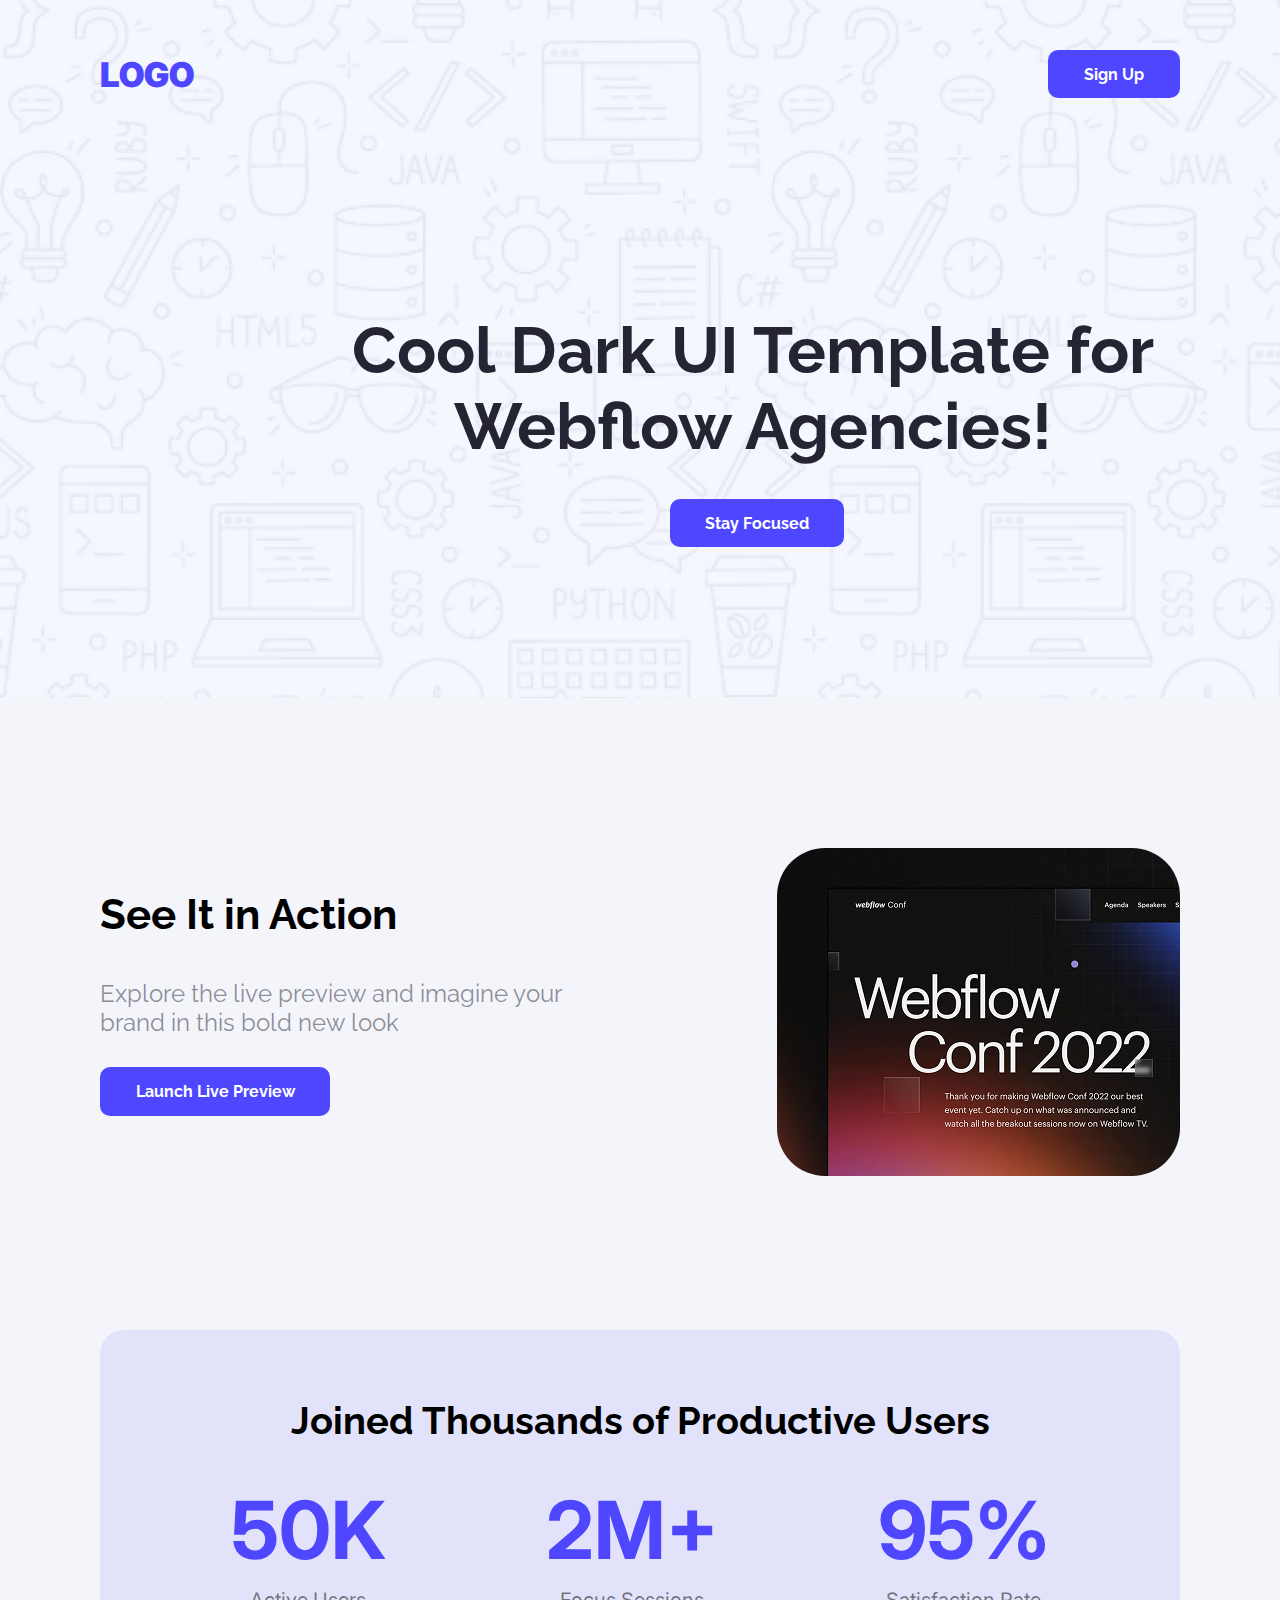
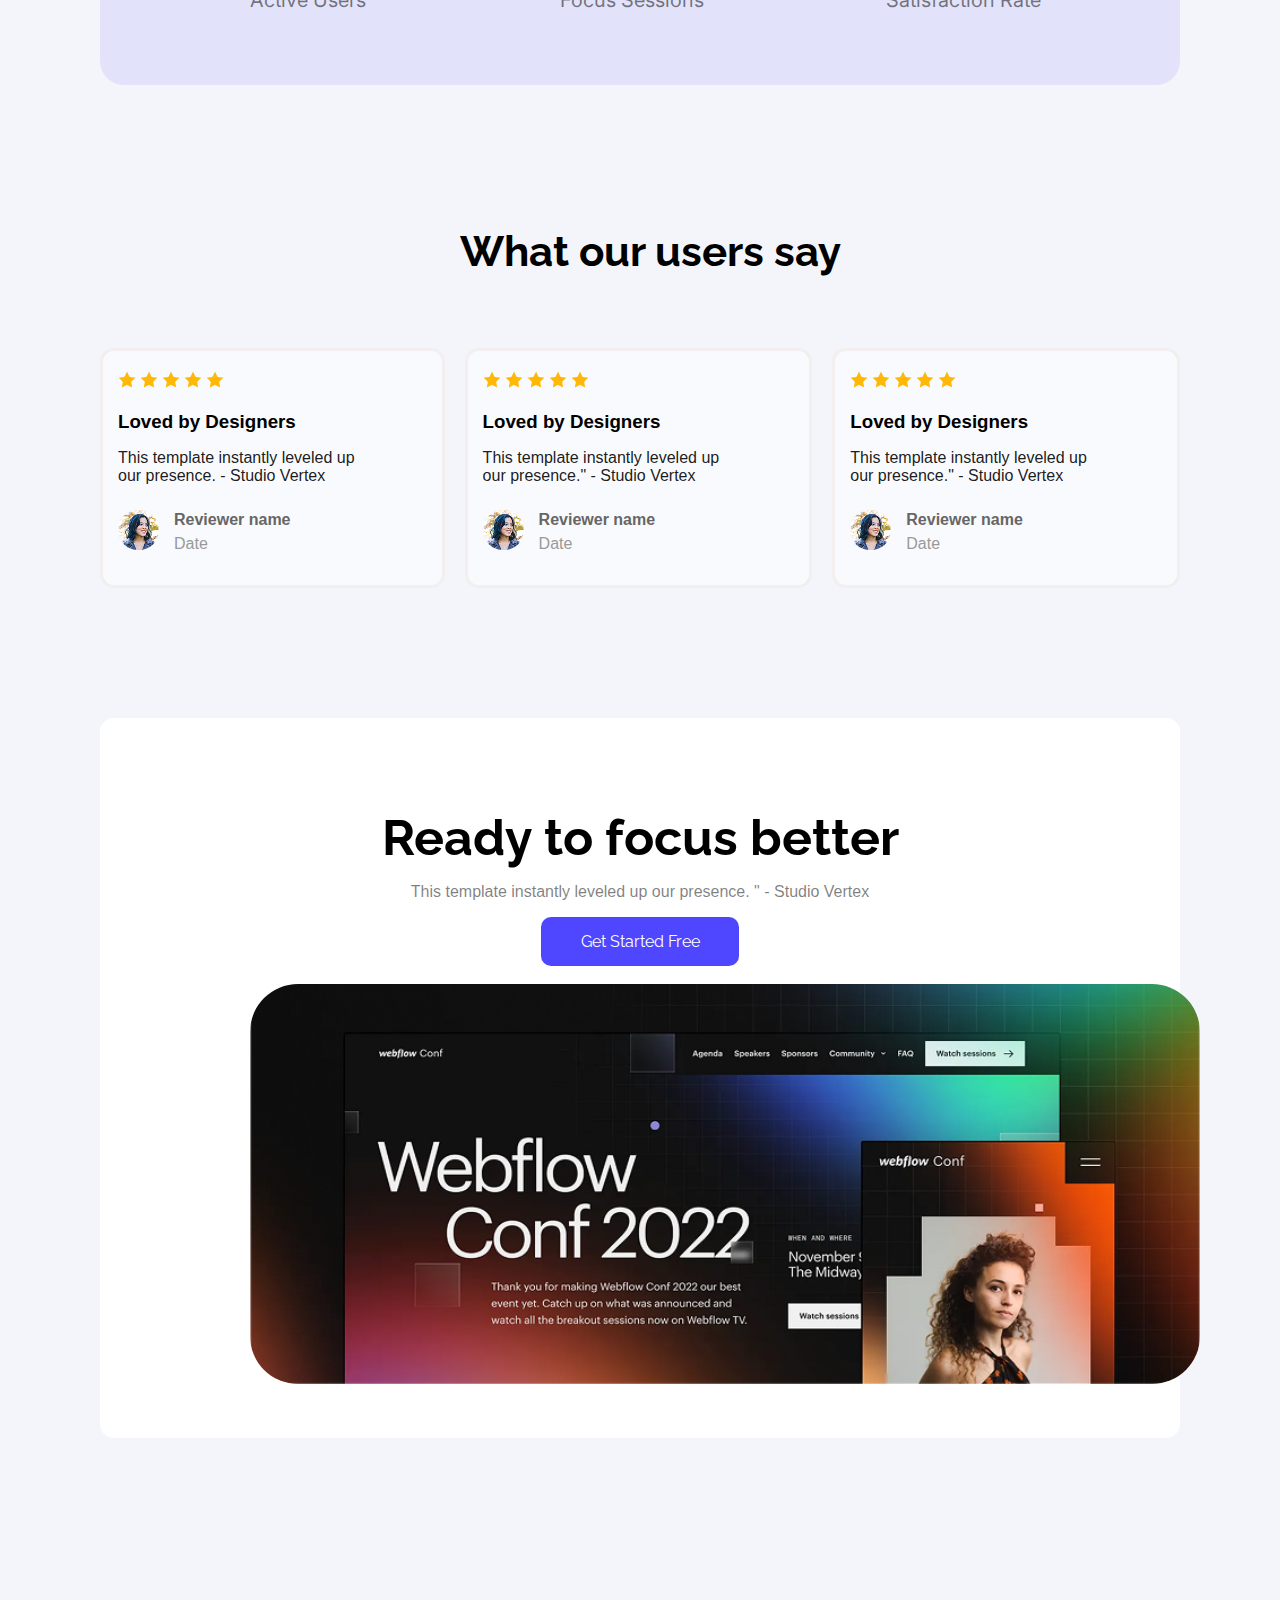
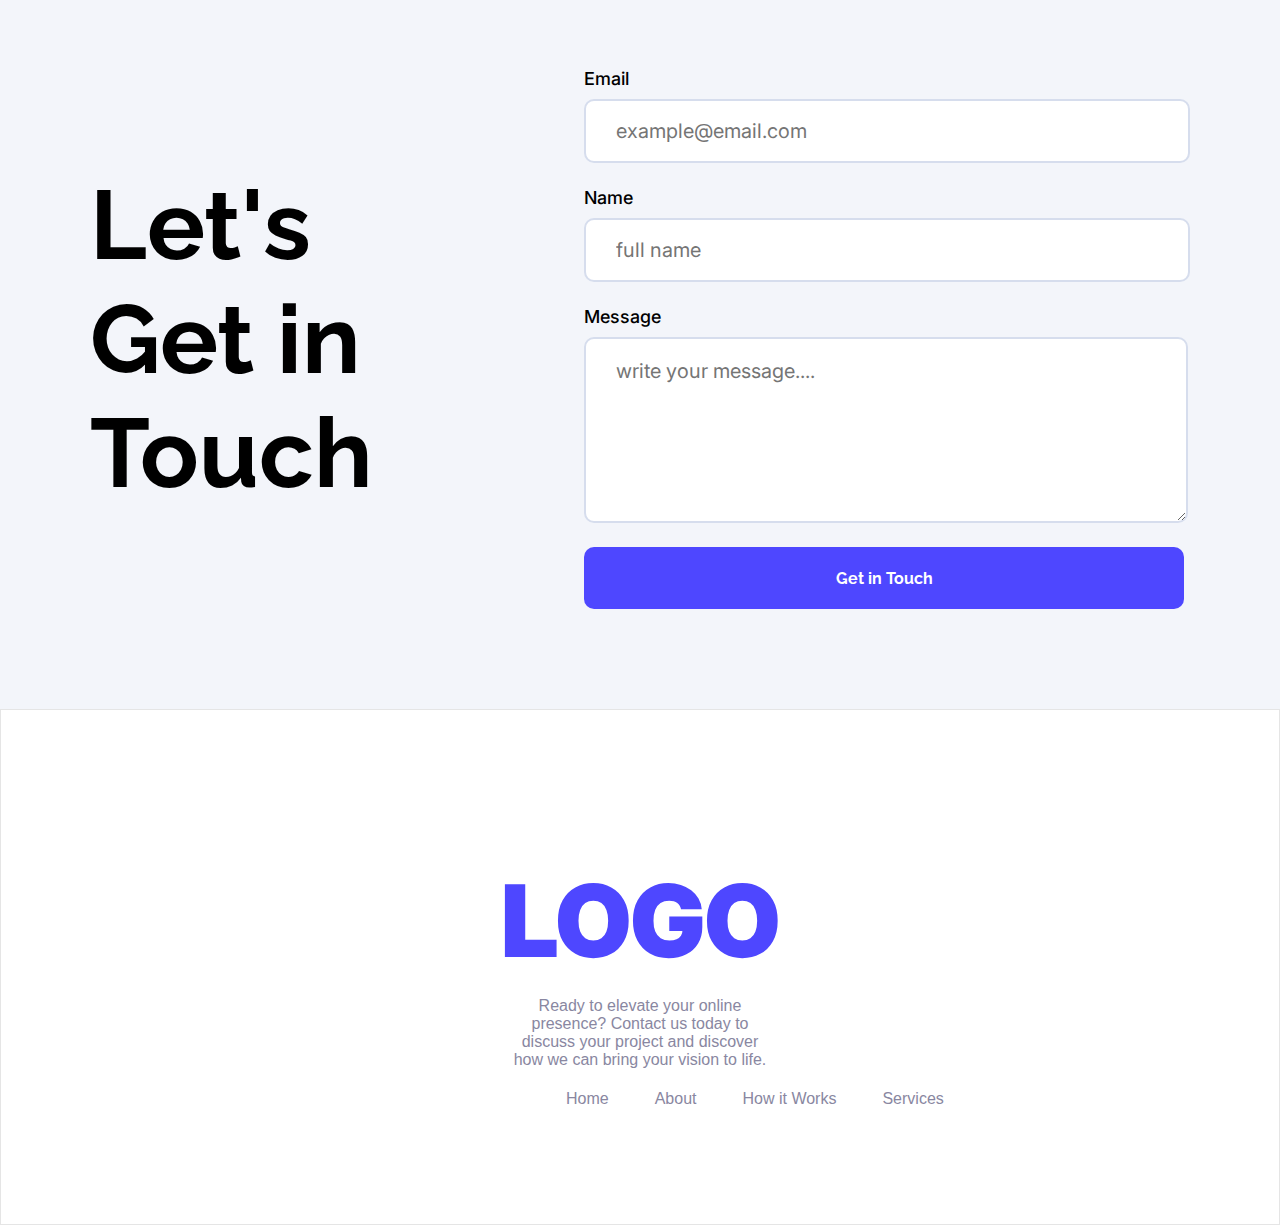
<file: index.html>
<!DOCTYPE html>
<html lang="en">
<head>
    <meta charset="UTF-8">
    <meta name="viewport" content="width=device-width, initial-scale=1.0">
    <title>Web-flow-A01</title>
    <link rel="stylesheet" href="style.css">
<link rel="preconnect" href="https://fonts.googleapis.com">
<link rel="preconnect" href="https://fonts.gstatic.com" crossorigin>
<link href="https://fonts.googleapis.com/css2?family=Inter:ital,opsz,wght@0,14..32,100..900;1,14..32,100..900&family=Raleway:ital,wght@0,100..900;1,100..900&display=swap" rel="stylesheet">
<link rel="preconnect" href="https://fonts.googleapis.com">
<link rel="preconnect" href="https://fonts.gstatic.com" crossorigin>
<link href="https://fonts.googleapis.com/css2?family=Inter:ital,opsz,wght@0,14..32,100..900;1,14..32,100..900&display=swap" rel="stylesheet">
</head>
<body>

    <header>
        <nav>
            <div class="header-sec">
            <div class="logo" style="font-size: 34px;">LOGO</div>
            <button class="signup-btn">Sign Up</button>
            </div>

            <div class="hero">
                <h1 class="hero-text">Cool Dark UI Template for Webflow Agencies!</h1>
            <button class="hero-btn">Stay Focused</button>
            </div>
        </nav>
    </header>


<main>

    <section class="action">
        <div class="action-col-1">
        <h3 class="action-text">See It in Action</h3>
        <h5 class="action-sub">Explore the live preview and imagine your brand in this bold new look</h5>
        <button class="action-btn">Launch Live Preview</button>
        </div>
        <div class="action-pic">
            <img src="../Assets/wc-mini.png" style="border-radius:48px ;" alt="a photo">
        </div>

    </section>


<section class="productive-user">
    <h3 class="user-text">Joined Thousands of Productive Users</h3>
    <div class="user-info">
        <div class="active-users">
          <h1 class="usr-num">50K</h1>
          <h5 class="p-usr-sub">Active Users</h5>
        </div>
         <div class="focus-session">
          <h1 class="usr-num">2M+</h1>
          <h5 class="p-usr-sub">Focus Sessions</h5>
        </div>
         <div class="satisfaction-rate">
          <h1 class="usr-num">95%</h1>
          <h5 class="p-usr-sub">Satisfaction Rate</h5>
        </div>
        
    </div>
</section>

<section class="review">
    <h3 class="review-txt">What our users say</h3>
    <div class="review-sec">
    <div class="review-card">
        <div class="star-pic">
        <img src="../Assets/icon-star.png" alt="star">
         <img src="../Assets/icon-star.png" alt="star">
          <img src="../Assets/icon-star.png" alt="star">
           <img src="../Assets/icon-star.png" alt="star">
            <img src="../Assets/icon-star.png" alt="star">
        </div>
            <h3 class="card-txt">Loved by Designers</h3>
        <p class="card-sub-txt">This template instantly leveled up our presence. - Studio Vertex</p>
        <div class="reviewer-sec">
            
        
            <img  src="../Assets/avatar.png" style="border-radius:999px      ;" alt="reviewer-pic">
        
        <div class="reviewer-info">
           <div class="reviewer-name">Reviewer name</div>
  <div class="date">Date</div>
        </div>
          
    </div>
    </div>
         <div class="review-card">
        <div class="star-pic">
        <img src="../Assets/icon-star.png" alt="star">
         <img src="../Assets/icon-star.png" alt="star">
          <img src="../Assets/icon-star.png" alt="star">
           <img src="../Assets/icon-star.png" alt="star">
            <img src="../Assets/icon-star.png" alt="star">
        </div>
            <h3 class="card-txt">Loved by Designers</h3>
        <p class="card-sub-txt">This template instantly leveled up our presence." - Studio Vertex</p>
        <div class="reviewer-sec">
            
        
            <img  src="../Assets/avatar.png" style="border-radius:999px      ;" alt="reviewer-pic">
        
        <div class="reviewer-info">
           <div class="reviewer-name">Reviewer name</div>
  <div class="date">Date</div>
        </div>
          
    </div>
    </div>
         <div class="review-card">
        <div class="star-pic">
        <img src="../Assets/icon-star.png" alt="star">
         <img src="../Assets/icon-star.png" alt="star">
          <img src="../Assets/icon-star.png" alt="star">
           <img src="../Assets/icon-star.png" alt="star">
            <img src="../Assets/icon-star.png" alt="star">
        </div>
            <h3 class="card-txt">Loved by Designers</h3>
        <p class="card-sub-txt">This template instantly leveled up our presence." - Studio Vertex</p>
        <div class="reviewer-sec">
            
        
            <img  src="../Assets/avatar.png" style="border-radius:999px      ;" alt="reviewer-pic">
        
        <div class="reviewer-info">
           <div class="reviewer-name">Reviewer name</div>
  <div class="date">Date</div>
        </div>
          
    </div>
    </div>
    </div>
</section>


<section class="focus">

    
    <div class="focus-txt">Ready to focus better</div>
    <p class="focus-txt-sub">This template instantly leveled up our presence. " - Studio Vertex</p>
    <button class="focus-btn">Get Started Free</button>
    <br>
    <br>
    <img src="../Assets/wc-big.png" class="focus-img" alt="focus-pic">
</section>


<section class="newsletter">
    <div class="newsletter-sec">
        <div class="newsletter-txt">Let's Get in Touch</div>
        <div class="form-sec">
        <form action="">
            <label for="email">Email</label>
            
            <input type="email" id="email" placeholder="example@email.com" name="user-email">
            <label for="name">Name</label>
            
            <input type="text" id="name" placeholder="full name" name="name">
            <label for="msg">Message</label>
            <br>
            
            <textarea type="text" id="msg" placeholder="write your message...."></textarea>
            <button class="touch-btn">Get in Touch</button>


        </form>
        </div>
    </div>
</section>

</main>

<footer class="footer-sec">
    <div class="footer-txt">
   <div class="logo" style="font-size: 100px;">LOGO</div>
    
    <div class="footer-sub">
        <p class="f-sub-txt">Ready to elevate your online presence? Contact us today to discuss your project and discover how we can bring your vision to life.</p>
    
    
    </div>

<div class="link-list">
    <ul>
        <li><a href="https://youtube.com" target="_blank">Home</a></li>
        <li><a href="https://google.com" target="_blank">About</a></li>
        <li><a href="https://youtube.com" target="_blank">How it Works</a></li>
        <li><a href="https://google.com" target="_blank">Services</a></li>
    </ul>
</div>

    </div>
   
   

</footer>







    
</body>
</html>
</file>
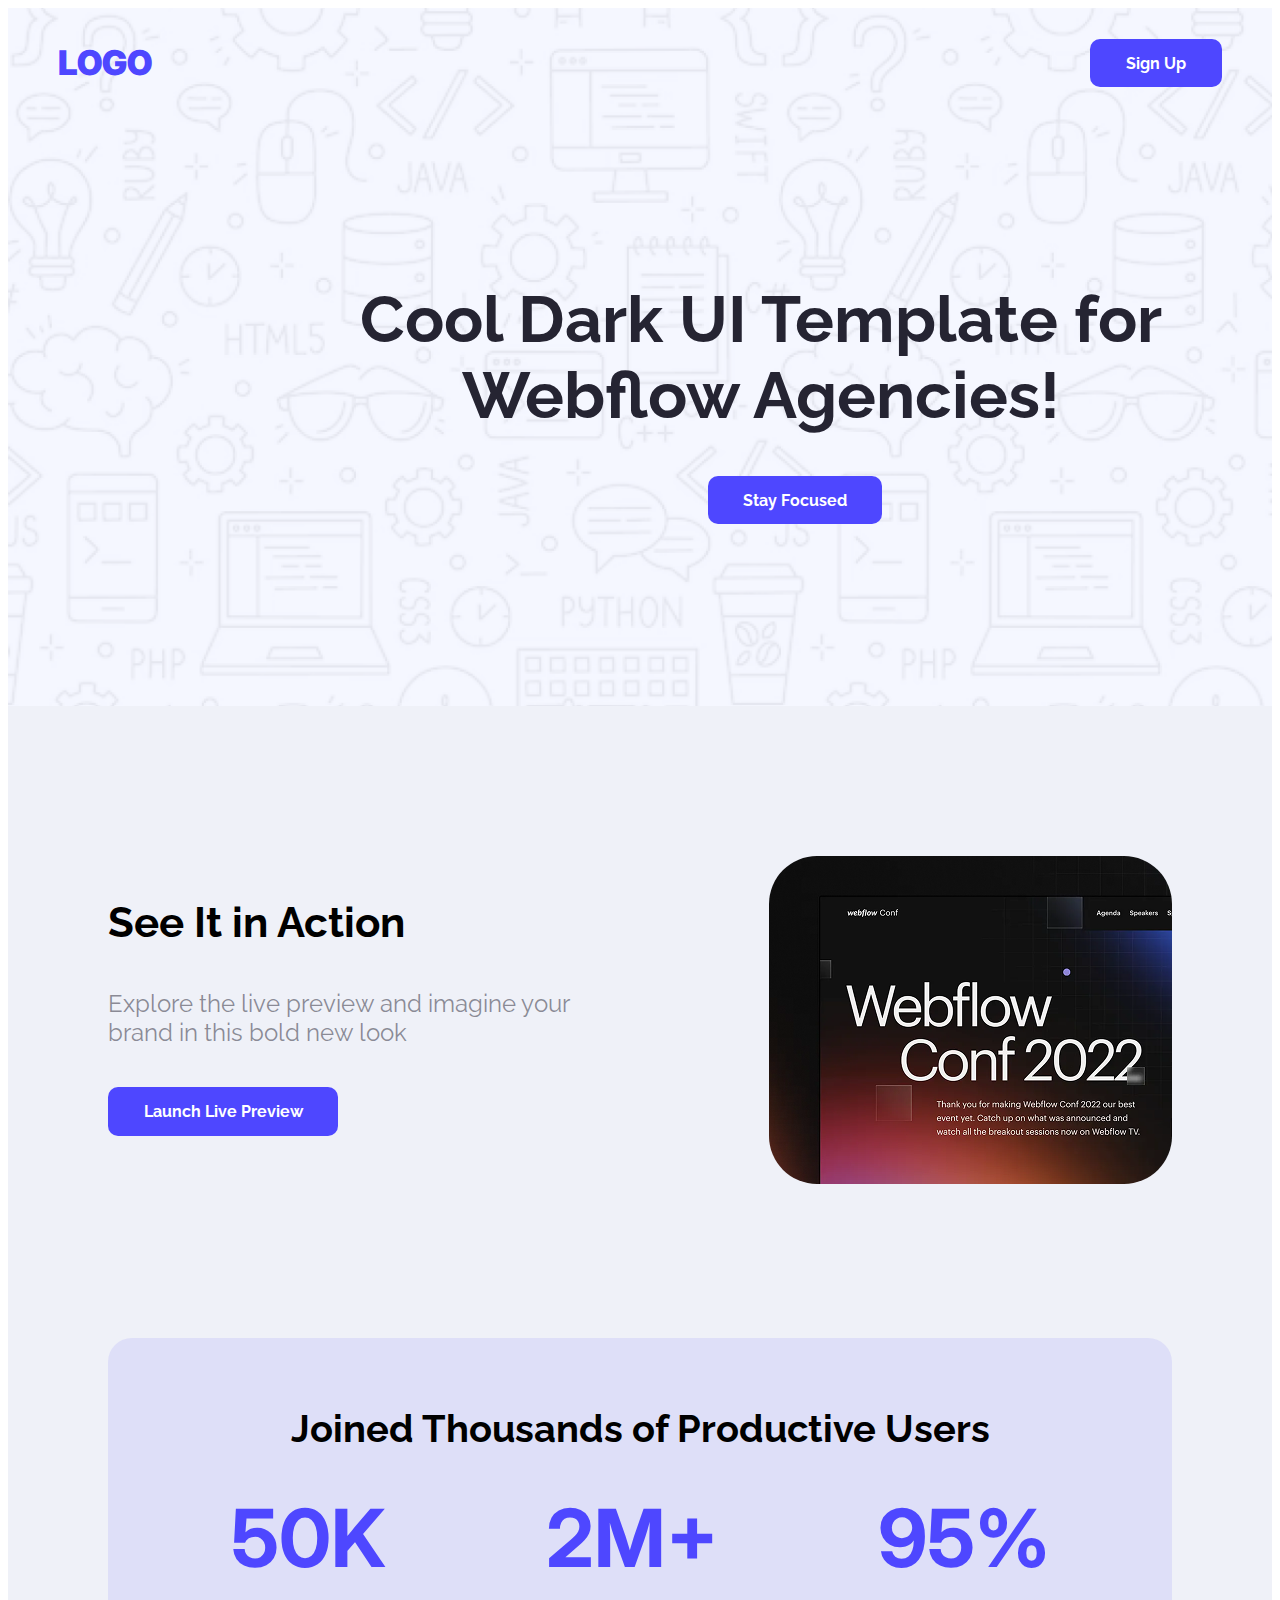
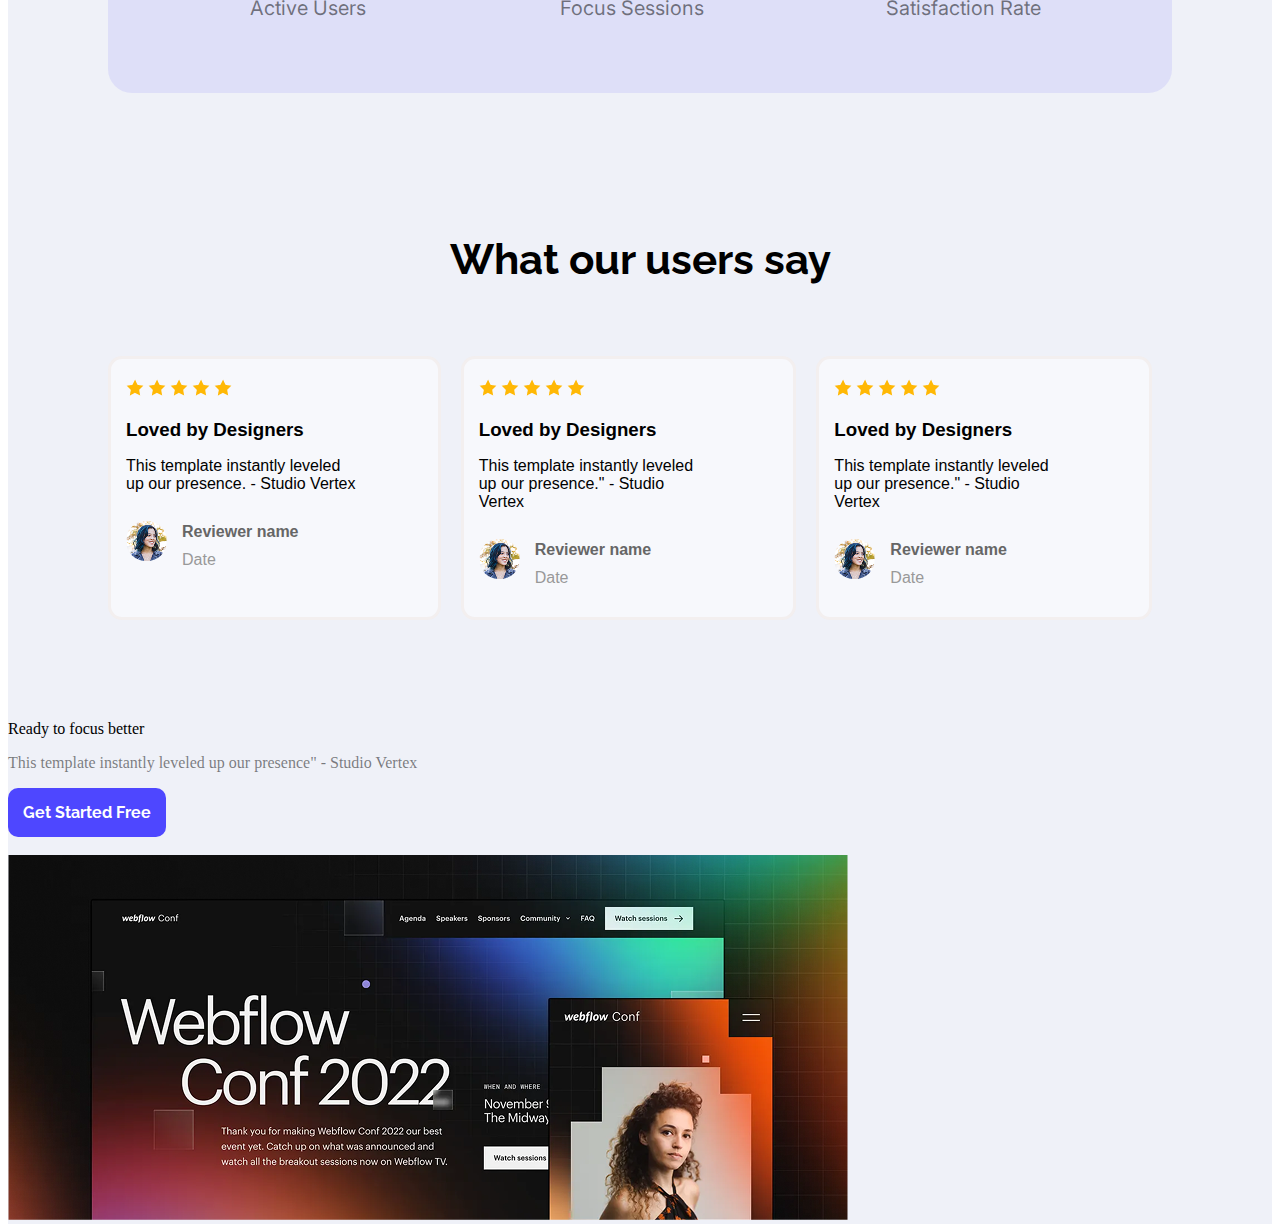
<file: code/index.html>
<!DOCTYPE html>
<html lang="en">
<head>
    <meta charset="UTF-8">
    <meta name="viewport" content="width=device-width, initial-scale=1.0">
    <title>Web-flow-A01</title>
    <link rel="stylesheet" href="style.css">
<link rel="preconnect" href="https://fonts.googleapis.com">
<link rel="preconnect" href="https://fonts.gstatic.com" crossorigin>
<link href="https://fonts.googleapis.com/css2?family=Inter:ital,opsz,wght@0,14..32,100..900;1,14..32,100..900&family=Raleway:ital,wght@0,100..900;1,100..900&display=swap" rel="stylesheet">
<link rel="preconnect" href="https://fonts.googleapis.com">
<link rel="preconnect" href="https://fonts.gstatic.com" crossorigin>
<link href="https://fonts.googleapis.com/css2?family=Inter:ital,opsz,wght@0,14..32,100..900;1,14..32,100..900&display=swap" rel="stylesheet">
</head>
<body>

    <header>
        <nav>
            <div class="header-sec">
            <h3 class="logo">LOGO</h3>
            <button class="signup-btn">Sign Up</button>
            </div>

            <div class="hero">
                <h1 class="hero-text">Cool Dark UI Template for Webflow Agencies!</h1>
            <button class="hero-btn">Stay Focused</button>
            </div>
        </nav>
    </header>


<main>

    <section class="action">
        <div class="action-col-1">
        <h3 class="action-text">See It in Action</h3>
        <h5 class="action-sub">Explore the live preview and imagine your brand in this bold new look</h5>
        <button class="action-btn">Launch Live Preview</button>
        </div>
        <div class="action-pic">
            <img src="../Assets/wc-mini.png" style="border-radius:48px ;" alt="a photo">
        </div>

    </section>


<section class="productive-user">
    <h3 class="user-text">Joined Thousands of Productive Users</h3>
    <div class="user-info">
        <div class="active-users">
          <h1 class="usr-num">50K</h1>
          <h5 class="p-usr-sub">Active Users</h5>
        </div>
         <div class="focus-session">
          <h1 class="usr-num">2M+</h1>
          <h5 class="p-usr-sub">Focus Sessions</h5>
        </div>
         <div class="satisfaction-rate">
          <h1 class="usr-num">95%</h1>
          <h5 class="p-usr-sub">Satisfaction Rate</h5>
        </div>
        
    </div>
</section>

<section class="review">
    <h3 class="review-txt">What our users say</h3>
    <div class="review-sec">
    <div class="review-card">
        <div class="star-pic">
        <img src="../Assets/icon-star.png" alt="star">
         <img src="../Assets/icon-star.png" alt="star">
          <img src="../Assets/icon-star.png" alt="star">
           <img src="../Assets/icon-star.png" alt="star">
            <img src="../Assets/icon-star.png" alt="star">
        </div>
            <h3 class="card-txt">Loved by Designers</h3>
        <p class="card-sub-txt">This template instantly leveled up our presence. - Studio Vertex</p>
        <div class="reviewer-sec">
            
        
            <img  src="../Assets/avatar.png" style="border-radius:999px      ;" alt="reviewer-pic">
        
        <div class="reviewer-info">
           <div class="reviewer-name">Reviewer name</div>
  <div class="date">Date</div>
        </div>
          
    </div>
    </div>
         <div class="review-card">
        <div class="star-pic">
        <img src="../Assets/icon-star.png" alt="star">
         <img src="../Assets/icon-star.png" alt="star">
          <img src="../Assets/icon-star.png" alt="star">
           <img src="../Assets/icon-star.png" alt="star">
            <img src="../Assets/icon-star.png" alt="star">
        </div>
            <h3 class="card-txt">Loved by Designers</h3>
        <p class="card-sub-txt">This template instantly leveled up our presence." - Studio Vertex</p>
        <div class="reviewer-sec">
            
        
            <img  src="../Assets/avatar.png" style="border-radius:999px      ;" alt="reviewer-pic">
        
        <div class="reviewer-info">
           <div class="reviewer-name">Reviewer name</div>
  <div class="date">Date</div>
        </div>
          
    </div>
    </div>
         <div class="review-card">
        <div class="star-pic">
        <img src="../Assets/icon-star.png" alt="star">
         <img src="../Assets/icon-star.png" alt="star">
          <img src="../Assets/icon-star.png" alt="star">
           <img src="../Assets/icon-star.png" alt="star">
            <img src="../Assets/icon-star.png" alt="star">
        </div>
            <h3 class="card-txt">Loved by Designers</h3>
        <p class="card-sub-txt">This template instantly leveled up our presence." - Studio Vertex</p>
        <div class="reviewer-sec">
            
        
            <img  src="../Assets/avatar.png" style="border-radius:999px      ;" alt="reviewer-pic">
        
        <div class="reviewer-info">
           <div class="reviewer-name">Reviewer name</div>
  <div class="date">Date</div>
        </div>
          
    </div>
    </div>
    </div>
</section>


<section class="focus">

    
    <div class="focus-txt">Ready to focus better</div>
    <p style="color:rgba(0,0,0,0.5)">This template instantly leveled up our presence" - Studio Vertex</p>
    <button class="focus-btn">Get Started Free</button>
    <br>
    <br>
    <img src="../Assets/wc-big.png" class="focus-img" alt="focus-pic">
</section>

</main>









    
</body>
</html>
</file>
<file: style.css>
.logo{
    color:#4e47ff;
    
    font-family:"Inter";
    font-weight: 900;
    
}

html,body{
padding:0;
margin:0;
}


header{
     background-image: url('Hero-bg.png');
    background-repeat: no-repeat;
    background-size: cover;
    
    height: 698px;
    
}

.header-sec{
    display: flex;
    justify-content: space-between;
    gap:auto;
    padding:50px 100px;
    align-items: center;
   
}

button{
    background-color: #4e47ff;
    border-radius:10px ;
    color:white;
    text-align: center;
    border: 10px;
    padding: 15px;
    font-weight: bold;
    font-family: 'Raleway';
    font-size: 16px;

}

button:hover{
    background-color: yellow;
    color:black;
    font-size: 18px;
}
.signup-btn{
    width:132px;
    height: 48px;
}



.hero-text{
    text-align: center;
    font-size: 65px;
    font-weight: bold;
    color:#252432;
font-family: 'Raleway';
    max-height: 237px;
    max-width: 905px;
    padding-top:120px;
    padding-left: 300px;
   margin-bottom: 35px;
 
}
.hero-btn{
    


margin-left: 670px; 
text-align: center;
width:174px;
height: 48px;

    
}


/* main */

main{
    background-color: rgba(214,221,237,.3);
}
/* action-design */

.action{
    display: flex;
   
    justify-content: space-between;
    padding:150px  100px;
    gap:auto;
}
.action-col-1
{
    width:500px;
    height:203px;
}
.action-text{
    font-weight: 700;
    font-family: 'Raleway';
    font-size: 42px;
    margin-bottom: 15px;
}
.action-sub{
    font-size: 24px;
    font-family: 'Raleway';
 font-weight: 400;
    color:rgba(37, 36, 50, 0.5);
    margin-bottom: 30px;

}

.action-btn{
    width: 230px;
    text-align: center;
    font-weight: 700;
    font-family: 'Raleway';
}

/* Productive user design */

.productive-user{
    background-color: rgba(78,71,255,.1);
    padding:30px 50px;
    border-radius: 24px;
    margin:0 100px;
}
.user-info{
    display: flex;
    gap:100px;
    text-align: center;
    justify-content: center;
}
.user-text{
    text-align: center;
    font-size: 38px;
    font-family: 'Raleway';
    font-weight: 700;
}

.usr-num{
    font-weight: 700;
    font-family: 'Inter';
    font-size: 80px;
    color:#4e47ff;
    margin: 0px 30px;
    
   
}

.p-usr-sub{
    color:rgba(0,0,0,.5);
    font-family: 'Inter';
    font-size: 20px;
    font-weight: 400;
    padding: 10px;
    margin-top: 0;
   
    
    
}


/* review-design */

.review{
    padding-top:100px;
    padding-bottom: 100px;
    padding-left: 100px;
    padding-right: 80px;
}
.review-txt{
    text-align: center;
    font-family: 'Raleway';
    font-weight: 700;
    font-size: 42px;
    padding-bottom: 30px;
}
.star-pic{
    display: inline-block;
}

.review-sec{
    display: flex;
    justify-content: space-around;
}

.review-card{
    background-color:rgba(255,255,255,.5) ;
    border:3px solid rgba(242,237,237,0.9);
    border-radius: 14px;
    padding-top:20px;
    padding-left: 15px;
    padding-right: 80px;
    margin-right:20px;
    padding-bottom: 30px;
   
}

.reviewer-sec{
    display: inline-flex;
   align-items: center;
   gap: 15px;
 
  
}

.card-txt{
    font-family: sans-serif;
    margin-bottom: 5px;
}

.card-sub-txt{
   
    font-family: sans-serif;
    font-weight: 400;
    margin-bottom: 20px;
    color:rgba(0,0,0,0.9)
   
}
.reviewer-info{
    height: 50px;

}

.reviewer-name{
    color:#666666;
    font-family: sans-serif;
    margin-bottom:6px ;
    padding-top: 6px;
    font-weight: bold;
    
}
.date
{
   
    color:#999999;
    font-weight: 400;
  
    font-family: sans-serif;
}


/* focus section */

.focus{
    text-align: center;
    background-color: white;
    
    padding:90px 150px;
    border-radius: 14px;
    padding-bottom: 50px;
    margin:30px 100px;

}

.focus-txt{
    font-family: 'Raleway';
    font-size: 50px;
    font-weight: bold;
    
}

.focus-txt-sub{
    color:rgba(0,0,0,0.5);
    font-family: sans-serif;
    
}

.focus-btn{
    width:198px;
    font-weight: 400;
    text-align: center;
}

.focus-img{
    border-radius: 48px;
    width:950px;
    height:400px;
   
}


/* newsletter design */
.newsletter{
    margin:0 90px;
    padding-bottom: 100px;
}
.newsletter-sec{
    display: flex;
    justify-content: space-between;
    gap:auto;
}

.newsletter-txt{
    font-size: 97px;
    font-weight: bold;
    font-family: 'Raleway';
    padding-top:300px ;
    padding-right:100px;
}

form{
    padding-top:200px;
   
}
label{
    font-size: 18px;
    font-family: 'Inter';
    font-weight: 500;
    margin-right:10px;

}
 input{
    margin-top: 10px;
   height:20px;
border-radius: 10px;
background-color: white;
display: block;
width:570px;

margin-bottom: 24px;
border:2px solid #D6DDED;
font-size: 20px;
padding-top:20px;
padding-bottom: 20px;
padding-left:30px;
font-family: 'Inter';
font-weight: 400;

}

textarea{
    padding-top:20px;
margin-top:10px;
padding-left:30px;
      border-radius: 10px;
background-color: white;
display: block;
width:470px;
height: 160px;
padding-right:100px;
margin-bottom: 24px;
border:2px solid #D6DDED;

font-size: 20px;
font-family: 'Inter';
font-weight: 400;
}

.touch-btn{
    width: 600px;
    font-size: 16px;
    height: 62px;
    font-family: 'Raleway';
    font-weight: Bold;
}

/* footer-design */
.footer-sec{
    padding:150px 0 100px 0px;
    border: 1px solid rgba(0,0,0,0.1);
}
.footer-txt
{
    text-align: center;
}

.footer-sub{
   justify-content: center;
   padding:0 510px;
   font-family: sans-serif;
}

.f-sub-txt{
    color:#8987A1;
    font-family: sans-serif;
}


footer ul{
   
    display: flex;
 gap:46px;
    list-style: none;
    padding-left:565px;
    padding-top: 5px;

    
}

footer li a{
    text-decoration: none;
    color:#8987A1;
     font-family: sans-serif;
}

footer li a:hover{
    color:red;
    font-size: 19px;
}
</file>
<file: code/style.css>
.logo{
    color:#4e47ff;
    font-size: 34px;
    font-family:"Inter";
    font-weight: 900;
    
}
header{
     background-image: url('../Assets/Hero-bg.png');
    background-repeat: no-repeat;
    background-size: cover;
    
    height: 698px;
    
}

.header-sec{
    display: flex;
    justify-content: space-between;
    gap:auto;
    padding:0px 50px;
    align-items: center;
   
}

button{
    background-color: #4e47ff;
    border-radius:10px ;
    color:white;
    text-align: center;
    border: 10px;
    padding: 15px;
    font-weight: bold;
    font-family: 'Raleway';
    font-size: 16px;

}
.signup-btn{
    width:132px;
    height: 48px;
}



.hero-text{
    text-align: center;
    font-size: 65px;
    font-weight: bold;
    color:#252432;
font-family: 'Raleway';
    max-height: 237px;
    max-width: 905px;
    padding-top:120px;
    padding-left: 300px;
   
 
}
.hero-btn{
display: block;
margin-left: 700px;
width:174px;
height: 48px;

    
}


/* main */

main{
    background-color: rgba(214,221,237,.4);
}
/* action-design */

.action{
    display: flex;
   
    justify-content: space-between;
    padding:150px  100px;
    gap:auto;
}
.action-col-1
{
    width:500px;
    height:203px;
}
.action-text{
    font-weight: 700;
    font-family: 'Raleway';
    font-size: 42px;
}
.action-sub{
    font-size: 24px;
    font-family: 'Raleway';
 font-weight: 400;
    color:rgba(37, 36, 50, 0.5);

}

.action-btn{
    width: 230px;
    text-align: center;
    font-weight: 700;
    font-family: 'Raleway';
}

/* Productive user design */

.productive-user{
    background-color: rgba(78,71,255,.1);
    padding:30px 50px;
    border-radius: 24px;
    margin:0 100px;
}
.user-info{
    display: flex;
    gap:100px;
    text-align: center;
    justify-content: center;
}
.user-text{
    text-align: center;
    font-size: 38px;
    font-family: 'Raleway';
    font-weight: 700;
}

.usr-num{
    font-weight: 700;
    font-family: 'Inter';
    font-size: 80px;
    color:#4e47ff;
    margin: 0px 30px;
    
   
}

.p-usr-sub{
    color:rgba(0,0,0,.5);
    font-family: 'Inter';
    font-size: 20px;
    font-weight: 400;
    padding: 10px;
    margin-top: 0;
   
    
    
}


/* review-design */

.review{
    padding:100px 100px;
}
.review-txt{
    text-align: center;
    font-family: 'Raleway';
    font-weight: 700;
    font-size: 42px;
    padding-bottom: 30px;
}
.star-pic{
    display: inline-block;
}

.review-sec{
    display: flex;
    justify-content: space-around;
}

.review-card{
    background-color:rgba(255,255,255,.5) ;
    border:3px solid rgba(242,237,237,0.9);
    border-radius: 14px;
    padding-top:20px;
    padding-left: 15px;
    padding-right: 80px;
    margin-right:20px;
    padding-bottom: 30px;
   
}

.reviewer-sec{
    display: inline-flex;
   align-items: center;
   gap: 15px;
 
  
}

.card-txt{
    font-family: sans-serif;
    margin-bottom: 5px;
}

.card-sub-txt{
   
    font-family: sans-serif;
    font-weight: 400;
    margin-bottom: 20px;
   
}

.reviewer-name{
    color:#666666;
    font-family: sans-serif;
    margin-bottom:10px ;
    padding-top: 10px;
    font-weight: bold;
    
}
.date
{
    color:#999999;
    font-weight: 400;
  
    font-family: sans-serif;
}
</file>
